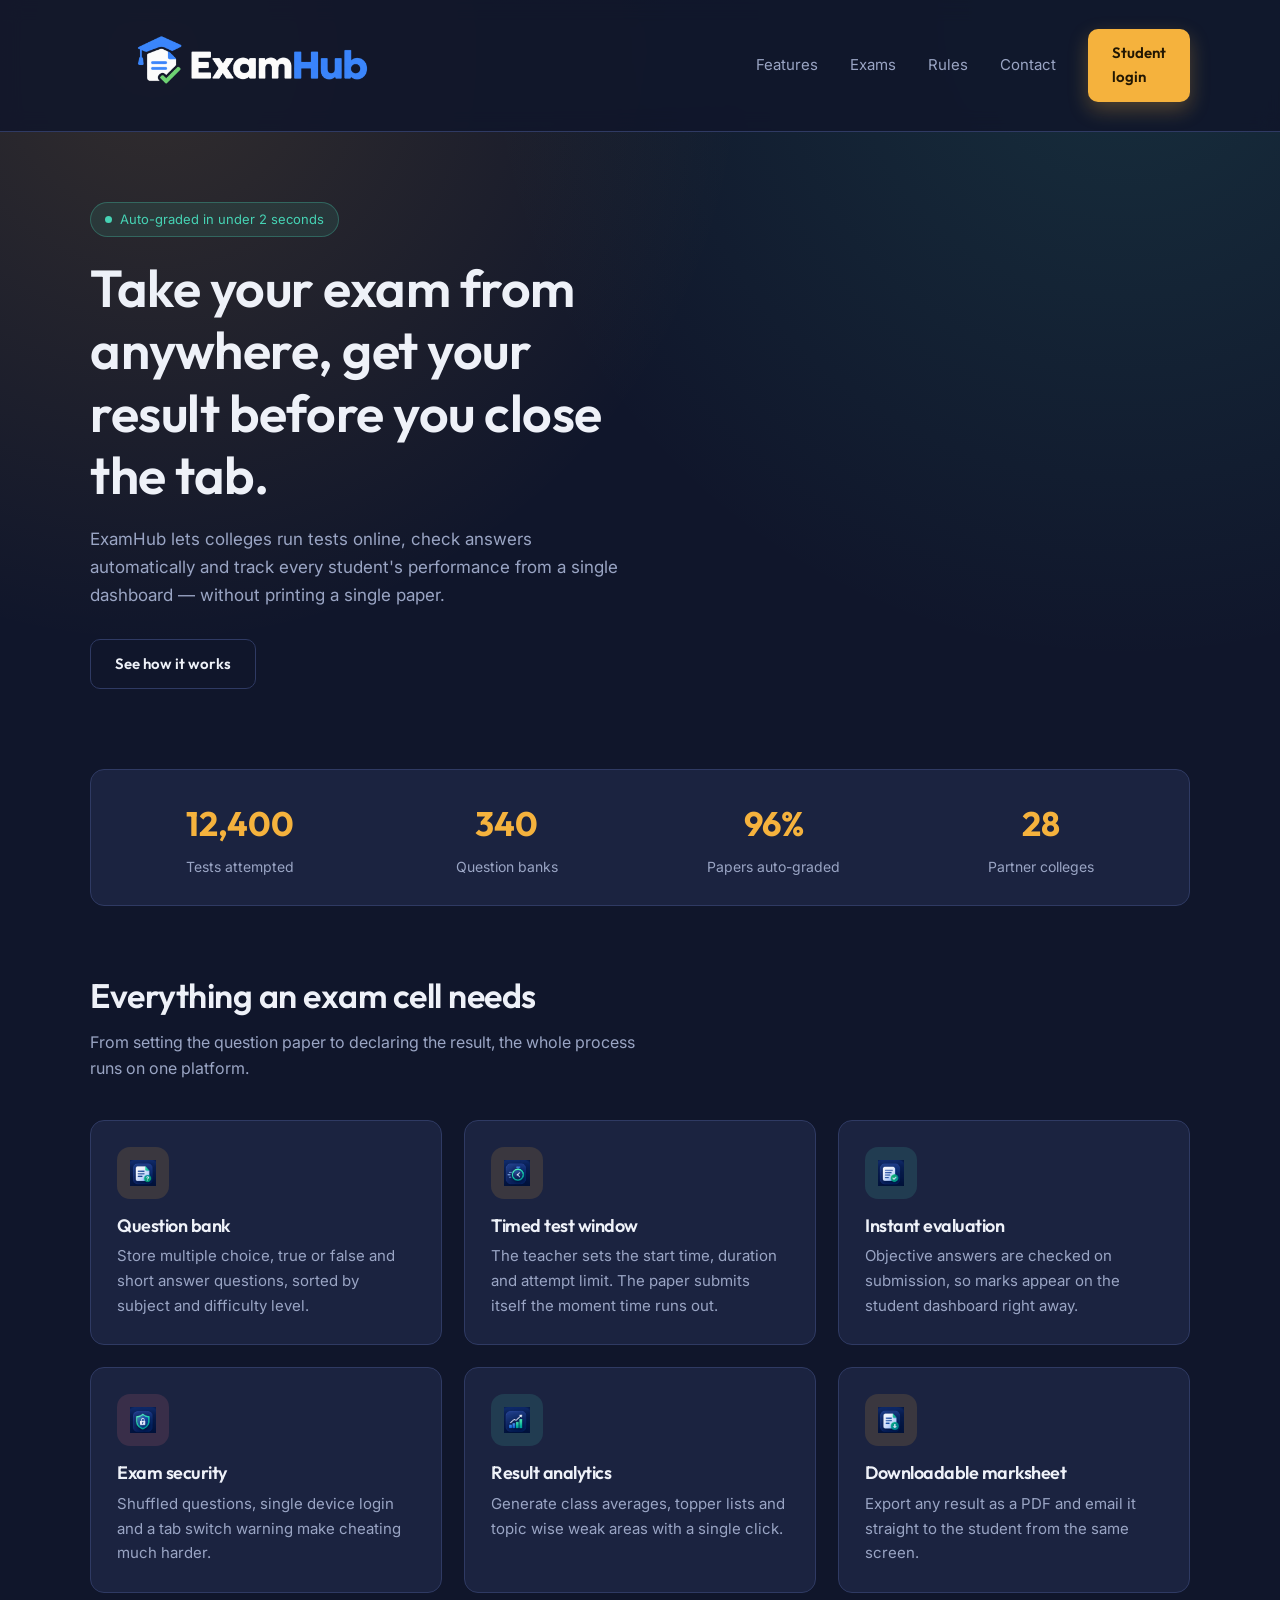
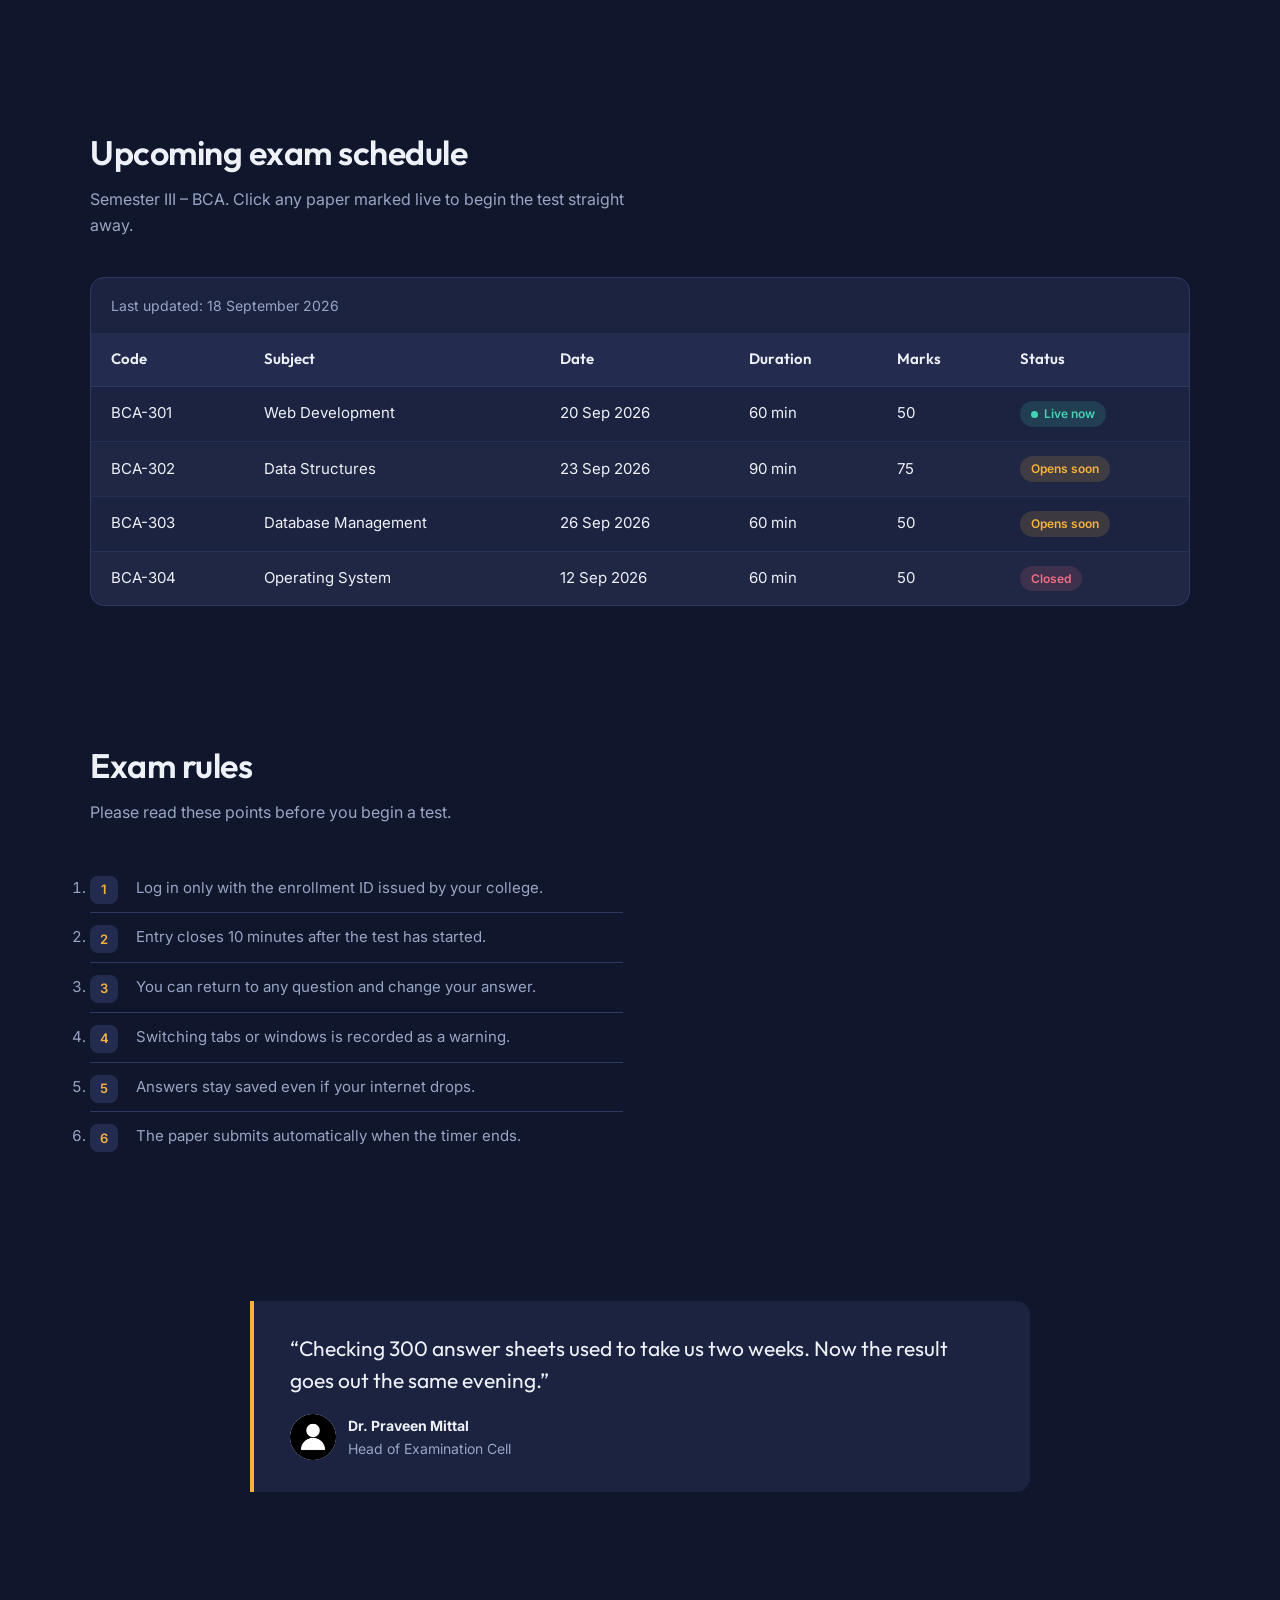
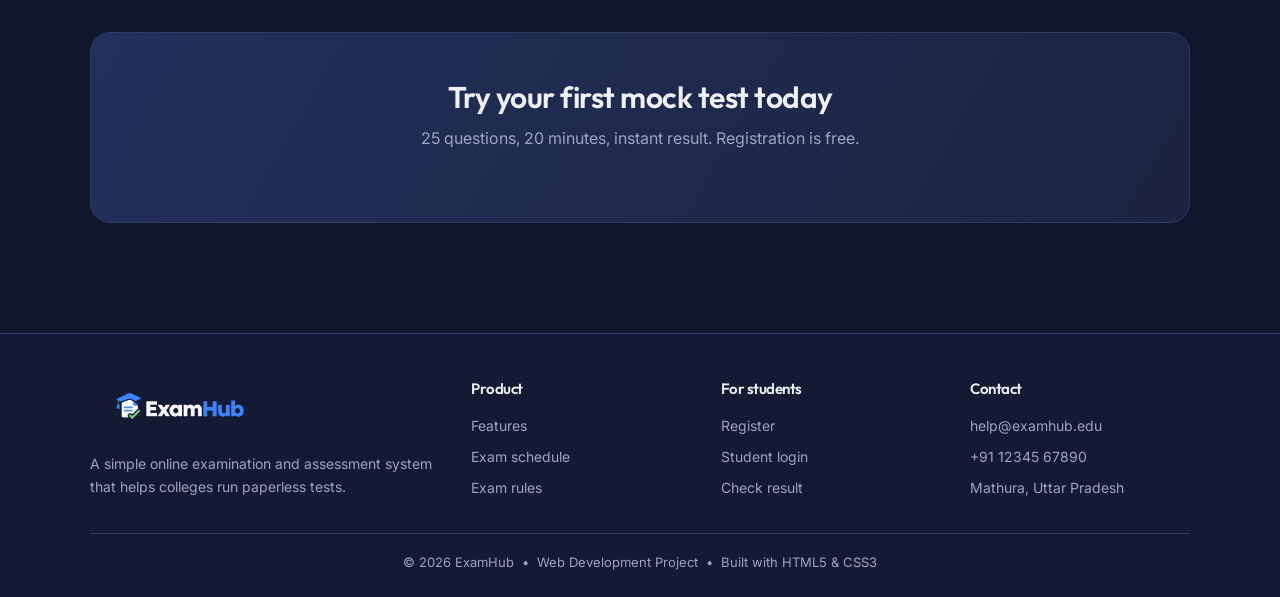
<file: index.html>
<!DOCTYPE html>
<!-- =====================================================================
     PROJECT : ExamHub - Online Examination & Assessment System
     FILE    : index.html   (structure only - all styling lives in style.css)

     FOLDER STRUCTURE
       examhub/
         |-- index.html
         |-- style.css
         |-- images/   (all SVG images)
     ===================================================================== -->
<html lang="en">

<head>
  <!-- ========== HEAD : charset, viewport, title, stylesheet link ========== -->
  <meta charset="UTF-8">
  <meta name="viewport" content="width=device-width, initial-scale=1.0">
  <meta name="description" content="ExamHub - an online examination and assessment system for colleges.">
  <meta name="author" content="Your Name - Web Development Project">
  <title>ExamHub | Online Examination &amp; Assessment System</title>

  <!-- Favicon: the small icon shown on the browser tab -->
  <link rel="icon" type="image/svg+xml" href="images/logo.svg">

  <!-- Google Fonts: Outfit for headings, Inter for body text -->
  <link rel="preconnect" href="https://fonts.googleapis.com">
  <link rel="preconnect" href="https://fonts.gstatic.com" crossorigin>
  <link href="https://fonts.googleapis.com/css2?family=Inter:wght@400;500;600&family=Outfit:wght@400;500;600;700&display=swap" rel="stylesheet">

  <!-- EXTERNAL CSS: this single line connects the HTML file to the CSS file -->
  <link rel="stylesheet" href="style.css">
</head>

<body>

  <!-- =================================================================
       1. HEADER + NAVIGATION BAR
       ================================================================= -->
  <header class="site-header">
    <div class="container">
      <nav class="nav">

        <a href="#top" class="logo">
          <img src="file_0000000034248211af6146cf04fec4cb.png" width="50%" height="50%" alt="ExamHub logo">
        </a>

        <ul class="nav-links">
          <li><a href="#features">Features</a></li>
          <li><a href="#exams">Exams</a></li>
          <li><a href="#rules">Rules</a></li>
          <li><a href="#contact">Contact</a></li>
        </ul>

        <a href="login.html" class="btn btn-primary">Student login</a>

      </nav>
    </div>
  </header>

  <main id="top">

    <!-- ===============================================================
         2. HERO SECTION : headline text + animated SVG illustration
         =============================================================== -->
    <div class="container">
      <section class="hero">

        <div class="hero-copy">
          <span class="tagline">
            <span class="live-dot"></span> Auto-graded in under 2 seconds
          </span>

          <h1>Take your exam from anywhere, get your result before you close the tab.</h1>

          <p class="lead">
            ExamHub lets colleges run tests online, check answers automatically
            and track every student's performance from a single dashboard
            &mdash; without printing a single paper.
          </p>

          <div class="hero-actions">
            <a href="#features" class="btn btn-ghost">See how it works</a>
          </div>
        </div>

        <!-- This image animates by itself (the animation is inside the SVG file) -->

      </section>
    </div>

    <!-- ===============================================================
         3. STATS STRIP
         =============================================================== -->
    <div class="container">
      <div class="stats">
        <div class="stat"><strong data-count="12400">12,400</strong><span>Tests attempted</span></div>
        <div class="stat"><strong data-count="340">340</strong><span>Question banks</span></div>
        <div class="stat"><strong data-count="96" data-suffix="%">96%</strong><span>Papers auto-graded</span></div>
        <div class="stat"><strong data-count="28">28</strong><span>Partner colleges</span></div>
      </div>
    </div>

    <!-- ===============================================================
         4. FEATURES : six cards in a CSS Grid, each with an SVG icon
         =============================================================== -->
    <section id="features">
      <div class="container">

        <div class="section-head">
          <h2>Everything an exam cell needs</h2>
          <p>From setting the question paper to declaring the result, the whole
             process runs on one platform.</p>
        </div>

        <div class="grid-3">

          <article class="card">
            <div class="card-icon"><img src="question-bank.png" alt=""></div>
            <h3>Question bank</h3>
            <p>Store multiple choice, true or false and short answer questions,
               sorted by subject and difficulty level.</p>
          </article>

          <article class="card">
            <div class="card-icon"><img src="timed-test.png" alt=""></div>
            <h3>Timed test window</h3>
            <p>The teacher sets the start time, duration and attempt limit. The
               paper submits itself the moment time runs out.</p>
          </article>

          <article class="card">
            <div class="card-icon icon-mint"><img src="instant-evaluation.png" alt=""></div>
            <h3>Instant evaluation</h3>
            <p>Objective answers are checked on submission, so marks appear on
               the student dashboard right away.</p>
          </article>

          <article class="card">
            <div class="card-icon icon-rose"><img src="exam-security.png" alt=""></div>
            <h3>Exam security</h3>
            <p>Shuffled questions, single device login and a tab switch warning
               make cheating much harder.</p>
          </article>

          <article class="card">
            <div class="card-icon icon-mint"><img src="result-analytics.png" alt=""></div>
            <h3>Result analytics</h3>
            <p>Generate class averages, topper lists and topic wise weak areas
               with a single click.</p>
          </article>

          <article class="card">
            <div class="card-icon"><img src="downloadable-marksheet.png" alt=""></div>
            <h3>Downloadable marksheet</h3>
            <p>Export any result as a PDF and email it straight to the student
               from the same screen.</p>
          </article>

        </div>
      </div>
    </section>

    <!-- ===============================================================
         5. EXAM SCHEDULE TABLE
         =============================================================== -->
    <section id="exams">
      <div class="container">

        <div class="section-head">
          <h2>Upcoming exam schedule</h2>
          <p>Semester III &ndash; BCA. Click any paper marked live to begin the
             test straight away.</p>
        </div>

        <div class="table-wrap">
          <table>
            <caption>Last updated: 18 September 2026</caption>

            <thead>
              <tr>
                <th>Code</th>
                <th>Subject</th>
                <th>Date</th>
                <th>Duration</th>
                <th>Marks</th>
                <th>Status</th>
              </tr>
            </thead>

            <tbody>
              <tr>
                <td>BCA-301</td>
                <td>Web Development</td>
                <td>20 Sep 2026</td>
                <td>60 min</td>
                <td>50</td>
                <td><span class="badge badge-live"><span class="live-dot"></span> Live now</span></td>
              </tr>
              <tr>
                <td>BCA-302</td>
                <td>Data Structures</td>
                <td>23 Sep 2026</td>
                <td>90 min</td>
                <td>75</td>
                <td><span class="badge badge-soon">Opens soon</span></td>
              </tr>
              <tr>
                <td>BCA-303</td>
                <td>Database Management</td>
                <td>26 Sep 2026</td>
                <td>60 min</td>
                <td>50</td>
                <td><span class="badge badge-soon">Opens soon</span></td>
              </tr>
              <tr>
                <td>BCA-304</td>
                <td>Operating System</td>
                <td>12 Sep 2026</td>
                <td>60 min</td>
                <td>50</td>
                <td><span class="badge badge-closed">Closed</span></td>
              </tr>
            </tbody>
          </table>
        </div>

      </div>
    </section>

    <!-- ===============================================================
         6. EXAM RULES (ordered list)
         =============================================================== -->
    <section id="rules">
      <div class="container">
        <div class="split">

          <div>
            <div class="section-head">
              <h2>Exam rules</h2>
              <p>Please read these points before you begin a test.</p>
            </div>

            <ol class="rules">
              <li>Log in only with the enrollment ID issued by your college.</li>
              <li>Entry closes 10 minutes after the test has started.</li>
              <li>You can return to any question and change your answer.</li>
              <li>Switching tabs or windows is recorded as a warning.</li>
              <li>Answers stay saved even if your internet drops.</li>
              <li>The paper submits automatically when the timer ends.</li>
            </ol>
          </div>

        </div>
      </div>
    </section>

    <!-- ===============================================================
         7. TESTIMONIAL (blockquote + avatar image)
         =============================================================== -->
    <section>
      <div class="container">
        <blockquote class="quote" cite="https://example.edu">
          <p>&ldquo;Checking 300 answer sheets used to take us two weeks. Now the
             result goes out the same evening.&rdquo;</p>
          <footer>
            <img src="24_569.jpg" alt="" width="46" height="46">
            <span>
              <strong> Dr. Praveen Mittal </strong><br>
              Head of Examination Cell
            </span>
          </footer>
        </blockquote>
      </div>
    </section>

    <!-- ===============================================================
         8. CALL TO ACTION BAND (animated gradient background)
         =============================================================== -->
    <section>
      <div class="container">
        <div class="cta-band">
          <h2>Try your first mock test today</h2>
          <p>25 questions, 20 minutes, instant result. Registration is free.</p>
        </div>
      </div>
    </section>

  </main>

  <!-- =================================================================
       9. FOOTER
       ================================================================= -->
  <footer class="site-footer" id="contact">
    <div class="container">

      <div class="foot-grid">

        <div>
          <a href="#top" class="logo">
            <img src="file_0000000034248211af6146cf04fec4cb.png" alt="ExamHub logo" width="50%" height="50%">
          </a>
          <p>A simple online examination and assessment system that helps
             colleges run paperless tests.</p>
        </div>

        <div>
          <h4>Product</h4>
          <ul>
            <li><a href="#features">Features</a></li>
            <li><a href="#exams">Exam schedule</a></li>
            <li><a href="#rules">Exam rules</a></li>
          </ul>
        </div>

        <div>
          <h4>For students</h4>
          <ul>
            <li><a href="#register">Register</a></li>
            <li><a href="#top">Student login</a></li>
            <li><a href="#top">Check result</a></li>
          </ul>
        </div>

        <div>
          <h4>Contact</h4>
          <ul>
            <li><a href="mailto:help@examhub.edu">help@examhub.edu</a></li>
            <li><a href="tel:+911234567890">+91 12345 67890</a></li>
            <li>Mathura, Uttar Pradesh</li>
          </ul>
        </div>

      </div>

      <!-- HTML entities used here: &copy; &bull; &amp; -->
      <p class="copyright">
        &copy; <span id="year">2026</span> ExamHub &nbsp;&bull;&nbsp; Web Development Project
        &nbsp;&bull;&nbsp; Built with HTML5 &amp; CSS3
      </p>

    </div>
  </footer>

  <!-- Back to top button (shown by script.js after scrolling) -->
  <button type="button" class="to-top" id="toTop" aria-label="Back to top">&uarr;</button>

  <script src="script.js" defer></script>

</body>
</html>
</file>
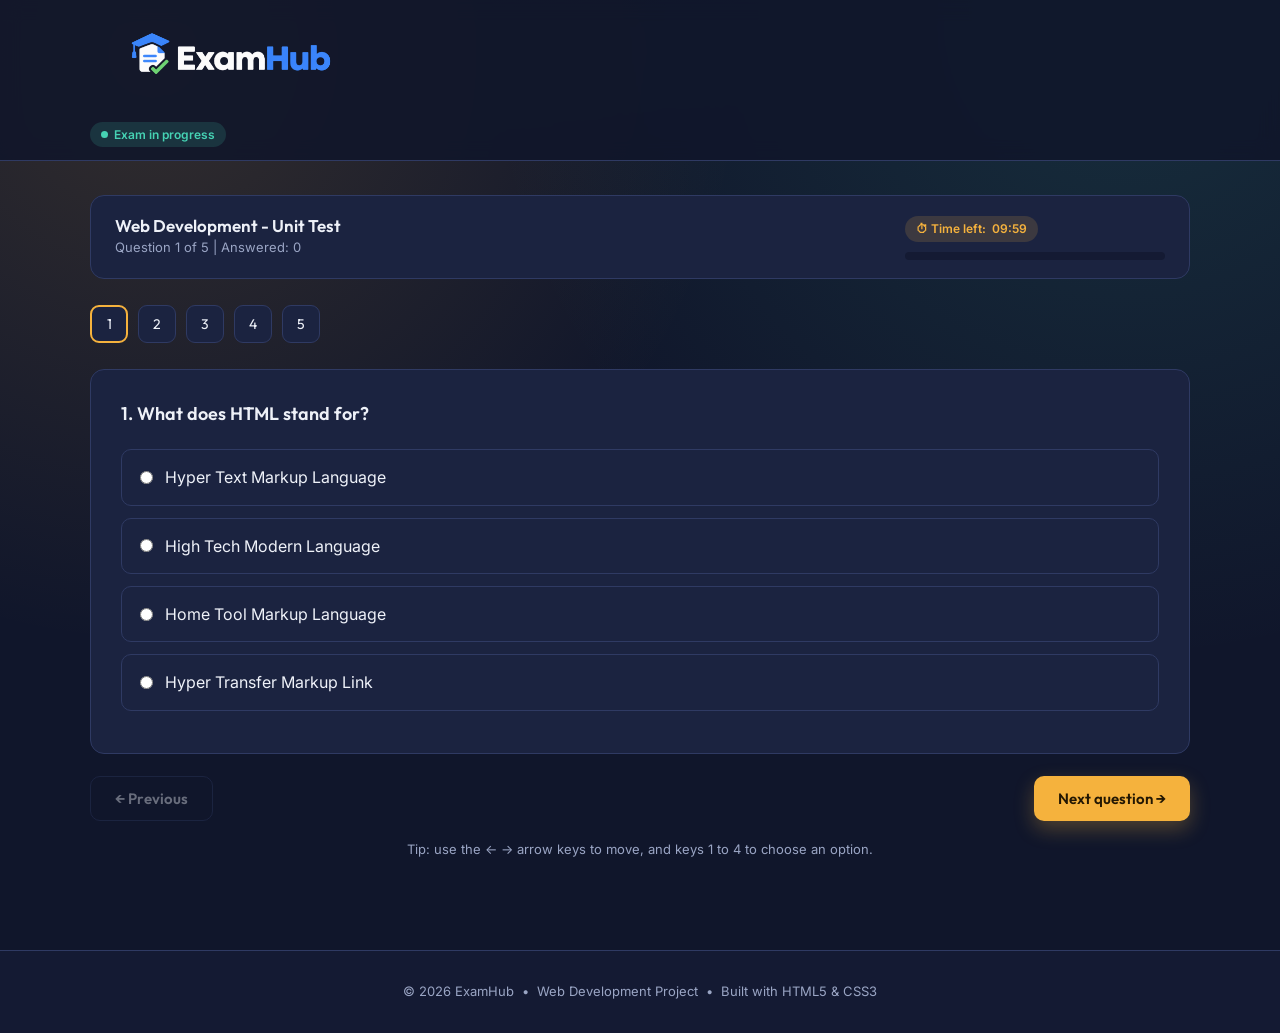
<file: exam.html>
<!DOCTYPE html>
<!-- =====================================================================
     PROJECT : ExamHub - Online Examination & Assessment System
     FILE    : exam.html
     The questions, options, timer and tracker buttons are all created by
     exam.js. This file only holds the empty containers (look for the ids).
     ===================================================================== -->
<html lang="en">

<head>
  <meta charset="UTF-8">
  <meta name="viewport" content="width=device-width, initial-scale=1.0">
  <title>Exam | ExamHub</title>
  <link rel="icon" type="image/svg+xml" href="images/logo.svg">

  <link rel="preconnect" href="https://fonts.googleapis.com">
  <link rel="preconnect" href="https://fonts.gstatic.com" crossorigin>
  <link href="https://fonts.googleapis.com/css2?family=Inter:wght@400;500;600&family=Outfit:wght@400;500;600;700&display=swap" rel="stylesheet">

  <link rel="stylesheet" href="exam.css">
</head>

<body>

  <!-- ================= HEADER (no nav links during an exam, on purpose) ================= -->
  <header class="site-header">
    <div class="container">
      <nav class="nav">
        <a href="index.html" class="logo">
          <img src="file_0000000034248211af6146cf04fec4cb.png" alt="ExamHub logo" width="25%" height="25%">
        </a>
        <span class="badge badge-live"><span class="live-dot"></span> Exam in progress</span>
      </nav>
    </div>
  </header>

  <main>
    <div class="container exam-container">

      <noscript>
        <p class="exam-warning show">Please turn on JavaScript to take this exam.</p>
      </noscript>

      <!-- ================= TOP BAR : subject, question count, timer, progress ================= -->
      <div class="exam-bar">
        <div>
          <h3 id="examTitle">Unit Test</h3>
          <p id="examMeta">Loading...</p>
        </div>
        <div class="exam-status">
          <span class="badge badge-soon" id="timerBadge">&#9201; Time left: <span id="timeLeft">10:00</span></span>
          <div class="exam-progress"><span id="progressFill" style="width: 0%;"></span></div>
        </div>
      </div>

      <!-- Tab-switch warning (shown by exam.js) -->
      <div class="exam-warning" id="warningBox" role="alert"></div>

      <!-- ================= QUESTION NUMBER BUTTONS (built by exam.js) ================= -->
      <div class="q-tracker" id="tracker"></div>

      <!-- ================= QUESTION CARD ================= -->
      <div class="question-card" id="questionCard">
        <h3 id="questionText">Loading question...</h3>
        <div id="options"></div>
      </div>

      <!-- ================= PREVIOUS / NEXT BUTTONS ================= -->
      <div class="exam-actions">
        <button type="button" class="btn btn-ghost" id="prevBtn">&larr; Previous</button>
        <button type="button" class="btn btn-primary" id="nextBtn">Next question &rarr;</button>
      </div>

      <p class="exam-hint">Tip: use the &larr; &rarr; arrow keys to move, and keys 1 to 4 to choose an option.</p>

    </div>
  </main>

  <!-- ================= FOOTER ================= -->
  <footer class="site-footer">
    <div class="container">
      <p class="copyright">
        &copy; 2026 ExamHub &nbsp;&bull;&nbsp; Web Development Project
        &nbsp;&bull;&nbsp; Built with HTML5 &amp; CSS3
      </p>
    </div>
  </footer>

  <script src="exam.js" defer></script>

</body>
</html>
</file>
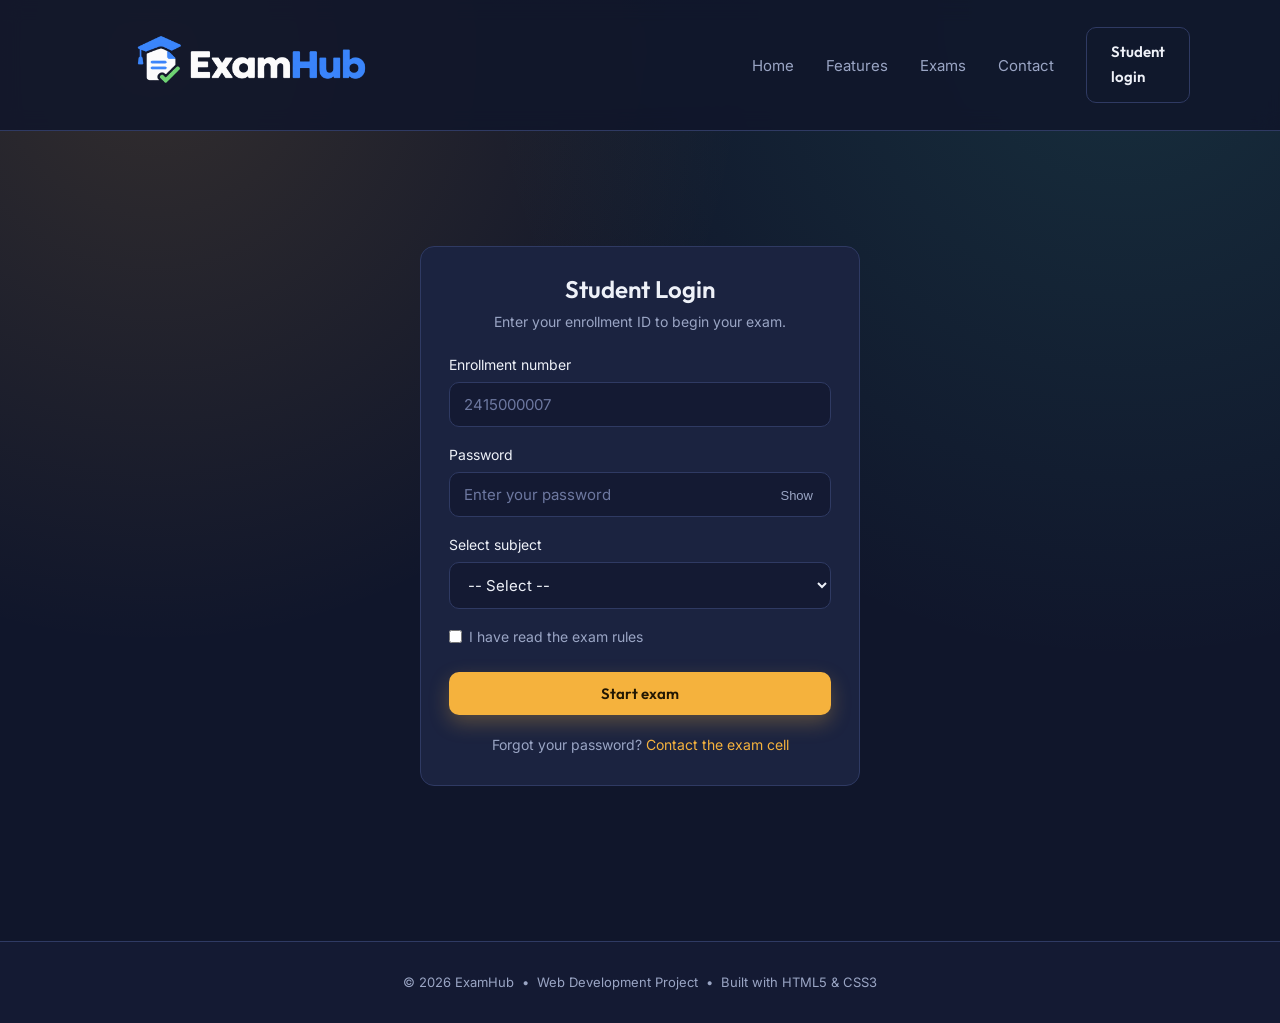
<file: login.html>
<!DOCTYPE html>
<!-- =====================================================================
     PROJECT : ExamHub - Online Examination & Assessment System
     FILE    : login.html
     Uses the same style.css as index.html, so the header, footer and
     button/form styles match the home page exactly.
     ===================================================================== -->
<html lang="en">

<head>
  <meta charset="UTF-8">
  <meta name="viewport" content="width=device-width, initial-scale=1.0">
  <meta name="description" content="Student login for the ExamHub online examination system.">
  <title>Student Login | ExamHub</title>
  <link rel="icon" type="image/svg+xml" href="images/logo.svg">

  <link rel="preconnect" href="https://fonts.googleapis.com">
  <link rel="preconnect" href="https://fonts.gstatic.com" crossorigin>
  <link href="https://fonts.googleapis.com/css2?family=Inter:wght@400;500;600&family=Outfit:wght@400;500;600;700&display=swap" rel="stylesheet">

  <link rel="stylesheet" href="login.css">
</head>
<body>

  <!-- ================= HEADER + NAVIGATION (same as index.html) ================= -->
  <header class="site-header">
    <div class="container">
      <nav class="nav">
        <a href="index.html" class="logo">
          <img src="file_0000000034248211af6146cf04fec4cb.png" alt="ExamHub logo" width="50%" height="50%">
        </a>
        <ul class="nav-links">
          <li><a href="index.html">Home</a></li>
          <li><a href="index.html#features">Features</a></li>
          <li><a href="index.html#exams">Exams</a></li>
          <li><a href="index.html#contact">Contact</a></li>
        </ul>
        <a href="login.html" class="btn btn-ghost">Student login</a>
      </nav>
    </div>
  </header>

  <!-- ================= LOGIN FORM, centered on the page ================= -->
  <main>
    <div class="container">
      <div class="auth-wrap">
        <div class="auth-box">

          <!-- .form-box is the same card style used on the home page form -->
          <div class="form-box">
            <h3>Student Login</h3>
            <p class="form-sub">Enter your enrollment ID to begin your exam.</p>

            <!-- action="exam.html" : submitting this form opens the exam page -->
            <form id="loginForm" action="exam.html" method="get" novalidate>

              <div class="field">
                <label for="roll">Enrollment number</label>
                <input type="text" id="roll" name="roll" placeholder="2415000007" required>
              </div>

              <div class="field">
                <label for="password">Password</label>
                <div class="password-wrap">
                  <input type="password" id="password" name="password" placeholder="Enter your password" required>
                  <button type="button" class="toggle-pass" id="togglePass">Show</button>
                </div>
              </div>

              <div class="field">
                <label for="subject">Select subject</label>
                <select id="subject" name="subject" required>
                  <option value="">-- Select --</option>
                  <option value="web">Web Development</option>
                  <option value="ds">Data Structures</option>
                  <option value="dbms">Database Management</option>
                  <option value="os">Operating System</option>
                </select>
              </div>

              <div class="field">
                <div class="choices">
                  <label><input type="checkbox" id="agree" required> I have read the exam rules</label>
                </div>
              </div>

              <!-- login.js shows validation errors here -->
              <p class="form-error" id="loginError" role="alert"></p>

              <button type="submit" class="btn btn-primary btn-block">Start exam</button>
            </form>

            <p class="auth-footer">Forgot your password? <a href="#">Contact the exam cell</a></p>
          </div>

        </div>
      </div>
    </div>
  </main>

  <!-- ================= FOOTER (same as index.html) ================= -->
  <footer class="site-footer">
    <div class="container">
      <p class="copyright">
        &copy; 2026 ExamHub &nbsp;&bull;&nbsp; Web Development Project
        &nbsp;&bull;&nbsp; Built with HTML5 &amp; CSS3
      </p>
    </div>
  </footer>

  <script src="login.js" defer></script>

</body>
</html>
</file>
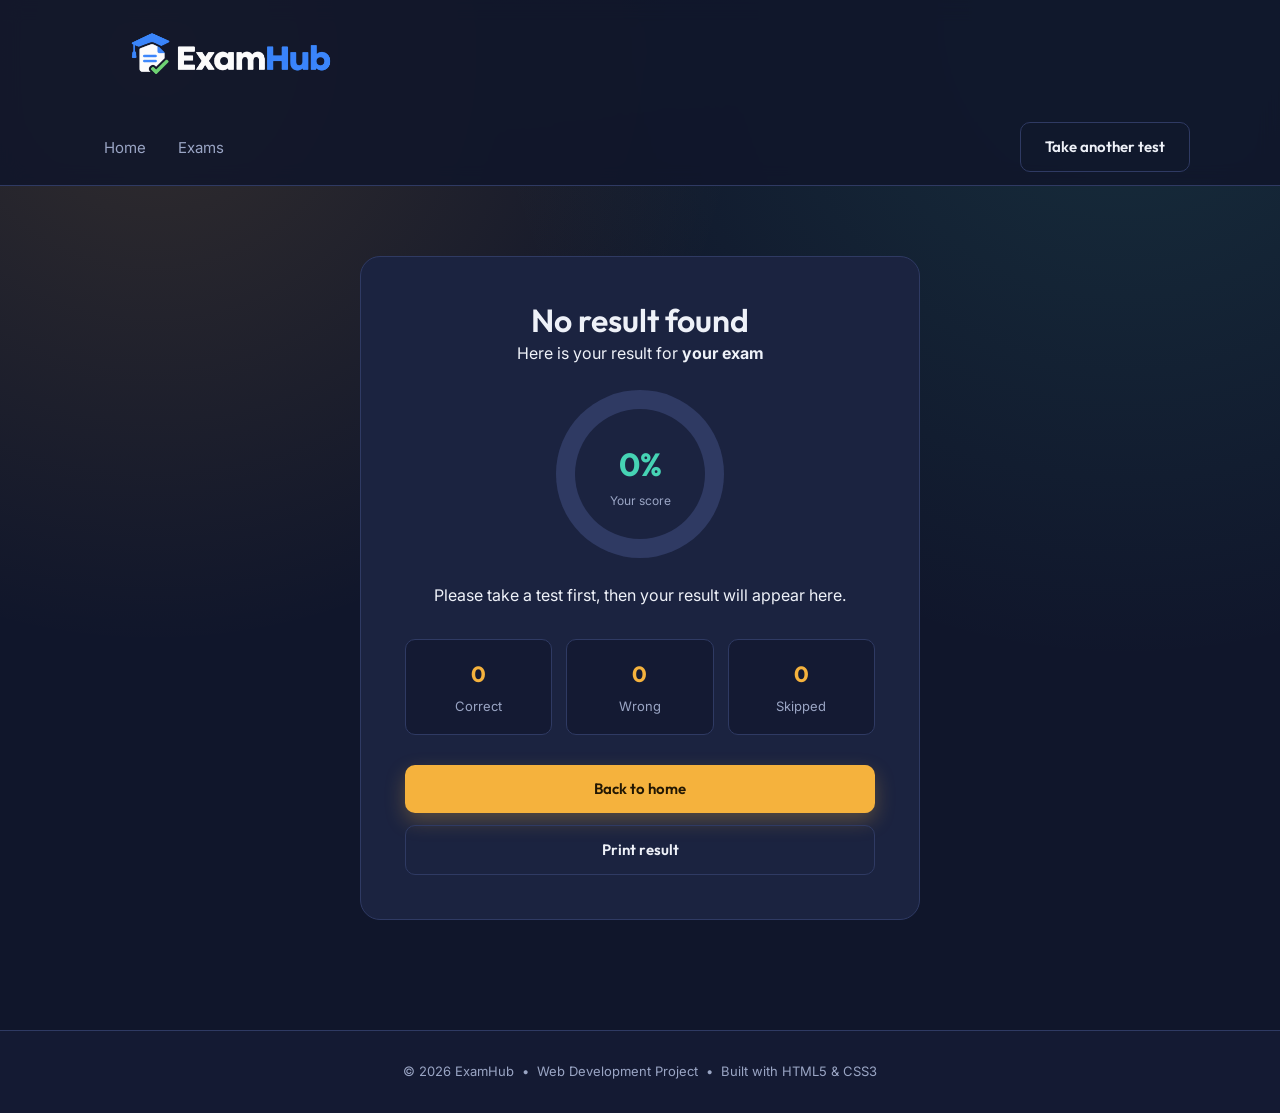
<file: result.html>
<!DOCTYPE html>
<!-- =====================================================================
     PROJECT : ExamHub - Online Examination & Assessment System
     FILE    : result.html
     The score, counts and answer review are filled in by result.js.
     ===================================================================== -->
<html lang="en">

<head>
  <meta charset="UTF-8">
  <meta name="viewport" content="width=device-width, initial-scale=1.0">
  <title>Your Result | ExamHub</title>
  <link rel="icon" type="image/svg+xml" href="images/logo.svg">

  <link rel="preconnect" href="https://fonts.googleapis.com">
  <link rel="preconnect" href="https://fonts.gstatic.com" crossorigin>
  <link href="https://fonts.googleapis.com/css2?family=Inter:wght@400;500;600&family=Outfit:wght@400;500;600;700&display=swap" rel="stylesheet">

  <link rel="stylesheet" href="result.css">
</head>

<body>

  <!-- ================= HEADER ================= -->
  <header class="site-header">
    <div class="container">
      <nav class="nav">
        <a href="index.html" class="logo">
          <img src="file_0000000034248211af6146cf04fec4cb.png" alt="ExamHub logo" width="25%" height="25%">
        </a>
        <ul class="nav-links">
          <li><a href="index.html">Home</a></li>
          <li><a href="index.html#exams">Exams</a></li>
        </ul>
        <a href="login.html" class="btn btn-ghost">Take another test</a>
      </nav>
    </div>
  </header>

  <!-- ================= RESULT CARD ================= -->
  <main>
    <div class="container">
      <div class="result-wrap">
        <div class="result-card">
          <h1 id="resultHeading">Test completed!</h1>
          <p>Here is your result for <strong id="subjectName">your exam</strong></p>
          <p class="student-line" id="studentLine"></p>

          <!-- circular ring: result.js sets the --score value, CSS draws the ring -->
          <div class="score-ring" id="scoreRing">
            <div class="score-ring-inner">
              <strong id="scorePercent">0%</strong>
              <span>Your score</span>
            </div>
          </div>

          <p class="result-message" id="resultMessage"></p>
          <p class="result-note" id="resultNote" hidden></p>

          <div class="result-stats">
            <div><strong id="correctCount">0</strong><span>Correct</span></div>
            <div><strong id="wrongCount">0</strong><span>Wrong</span></div>
            <div><strong id="skippedCount">0</strong><span>Skipped</span></div>
          </div>

          <!-- <details> opens and closes by itself, no JavaScript needed -->
          <details class="review" id="reviewBox" hidden>
            <summary>Review your answers</summary>
            <div id="reviewList"></div>
          </details>

          <div class="result-actions">
            <a href="index.html" class="btn btn-primary btn-block">Back to home</a>
            <button type="button" class="btn btn-ghost btn-block" id="printBtn">Print result</button>
          </div>

        </div>
      </div>
    </div>
  </main>

  <!-- ================= FOOTER ================= -->
  <footer class="site-footer">
    <div class="container">
      <p class="copyright">
        &copy; 2026 ExamHub &nbsp;&bull;&nbsp; Web Development Project
        &nbsp;&bull;&nbsp; Built with HTML5 &amp; CSS3
      </p>
    </div>
  </footer>

  <script src="result.js" defer></script>

</body>
</html>
</file>
<file: style.css>
/* =====================================================================
   PROJECT : ExamHub - Online Examination & Assessment System
   FILE    : style.css   (External CSS, linked from index.html)

   CONTENTS (use Ctrl+F to jump to any block):
     01. CSS Variables
     02. Reset + Box Model
     03. Typography
     04. Reusable classes (container, buttons, badges)
     05. Header / Navigation bar
     06. Hero section
     07. Stats strip
     08. Feature cards (CSS Grid)
     09. Table
     10. Rules list
     11. Form
     12. Testimonial
     13. Call to action band
     14. Footer
     15. Keyframe animations
     16. Login page
     17. Exam page
     18. Result page
     19. Media queries (responsive design)
     20. JavaScript helper styles
   ===================================================================== */


/* =====================================================================
   01. CSS VARIABLES
   Every colour used in the project is declared once here. To change the
   whole theme, edit only these values.
   ===================================================================== */
:root {
  --ink:        #10162b;   /* page background        */
  --ink-soft:   #141a33;   /* inputs, footer         */
  --panel:      #1b2340;   /* cards and panels       */
  --panel-2:    #232c4f;   /* slightly lighter panel */
  --line:       #2f3a63;   /* borders                */
  --paper:      #eef1f8;   /* main text              */
  --muted:      #9aa5c4;   /* secondary text         */

  --amber:      #f5b23d;   /* primary accent         */
  --mint:       #46d3b4;   /* success accent         */
  --rose:       #ef6f83;   /* alert accent           */

  --radius:     14px;
  --gap:        22px;
  --maxw:       1140px;
}


/* =====================================================================
   02. GLOBAL RESET + BOX MODEL
   border-box means padding and border are counted INSIDE the width.
   ===================================================================== */
* {
  margin: 0;
  padding: 0;
  box-sizing: border-box;
}

html { scroll-behavior: smooth; }   /* smooth scroll for the nav links */

body {
  font-family: 'Inter', Arial, Helvetica, sans-serif;
  background-color: var(--ink);
  /* Two soft gradient glows behind the content */
  background-image:
    radial-gradient(circle at 12% 6%,  rgba(245,178,61,.15), transparent 42%),
    radial-gradient(circle at 88% 2%,  rgba(70,211,180,.13), transparent 45%);
  background-repeat: no-repeat, no-repeat;
  background-attachment: fixed;
  color: var(--paper);
  line-height: 1.65;
  -webkit-font-smoothing: antialiased;
}

img { max-width: 100%; display: block; }
ul  { list-style: none; }
a   { color: inherit; text-decoration: none; }

/* Visible focus ring for people navigating with the keyboard */
a:focus-visible, button:focus-visible,
input:focus-visible, select:focus-visible, textarea:focus-visible {
  outline: 3px solid var(--amber);
  outline-offset: 3px;
}


/* =====================================================================
   03. TYPOGRAPHY
   ===================================================================== */
h1, h2, h3, h4 {
  font-family: 'Outfit', Arial, sans-serif;
  font-weight: 600;
  line-height: 1.2;
  letter-spacing: -0.5px;
}


/* =====================================================================
   04. REUSABLE CLASSES
   ===================================================================== */

/* Wrapper that centres the content and limits its width */
.container {
  width: 100%;
  max-width: var(--maxw);
  margin: 0 auto;
  padding: 0 20px;
}

/* ---- Buttons ---- */
.btn {
  display: inline-block;
  padding: 12px 24px;
  border: none;
  border-radius: 10px;
  font-family: 'Outfit', sans-serif;
  font-size: 15px;
  font-weight: 600;
  cursor: pointer;
  transition: transform .22s ease, box-shadow .22s ease, background .22s ease;
}
.btn-primary {
  background: var(--amber);
  color: #221703;
  box-shadow: 0 8px 20px rgba(245,178,61,.28);
}
.btn-primary:hover {
  transform: translateY(-3px);              /* CSS transform */
  box-shadow: 0 14px 28px rgba(245,178,61,.42);
}
.btn-ghost {
  background: transparent;
  color: var(--paper);
  border: 1px solid var(--line);
}
.btn-ghost:hover { background: var(--panel-2); transform: translateY(-3px); }
.btn-block { width: 100%; }

/* ---- Badges / labels ---- */
.badge {
  display: inline-flex;
  align-items: center;
  gap: 6px;
  padding: 3px 11px;
  border-radius: 20px;
  font-size: 12px;
  font-weight: 600;
}
.badge-live   { background: rgba(70,211,180,.15);  color: var(--mint); }
.badge-soon   { background: rgba(245,178,61,.15);  color: var(--amber); }
.badge-closed { background: rgba(239,111,131,.15); color: var(--rose); }

/* Blinking dot that signals a live exam */
.live-dot {
  width: 7px;
  height: 7px;
  border-radius: 50%;
  background: var(--mint);
  display: inline-block;
  animation: blink 1.6s ease-in-out infinite;
}

/* ---- Section headings ---- */
section { padding: 70px 0; }
.section-head { margin-bottom: 38px; max-width: 58ch; }
.section-head h2 { font-size: 34px; margin-bottom: 12px; }
.section-head p  { color: var(--muted); }


/* =====================================================================
   05. HEADER / NAVIGATION BAR
   position: sticky + flexbox + an underline animation on hover
   ===================================================================== */
.site-header {
  position: sticky;
  top: 0;
  z-index: 50;
  background: rgba(16,22,43,.88);
  backdrop-filter: blur(10px);
  border-bottom: 1px solid var(--line);
}

.nav {
  display: flex;
  align-items: center;
  justify-content: space-between;
  gap: 18px;
  padding: 13px 0;
}

.logo {
  display: flex;
  align-items: center;
  gap: 10px;
  font-family: 'Outfit', sans-serif;
  font-size: 21px;
  font-weight: 700;
}

.nav-links { display: flex; gap: 4px; }

.nav-links a {
  position: relative;
  display: block;
  padding: 8px 14px;
  font-size: 15px;
  color: var(--muted);
  border-radius: 8px;
  transition: color .25s ease, background .25s ease;
}
/* The underline is an ::after pseudo-element growing from 0 to full width */
.nav-links a::after {
  content: "";
  position: absolute;
  left: 14px;
  bottom: 3px;
  width: 0;
  height: 2px;
  background: var(--amber);
  transition: width .3s ease;
}
.nav-links a:hover { color: var(--paper); background: rgba(255,255,255,.05); }
.nav-links a:hover::after { width: calc(100% - 28px); }


/* =====================================================================
   06. HERO SECTION
   ===================================================================== */
.hero {
  display: grid;
  grid-template-columns: 1.02fr 0.98fr;
  align-items: center;
  gap: 40px;
  padding: 70px 0 80px;
}

.hero-copy { animation: riseIn .8s ease both; }

.tagline {
  display: inline-flex;
  align-items: center;
  gap: 8px;
  padding: 6px 14px;
  margin-bottom: 20px;
  font-size: 13px;
  color: var(--mint);
  background: rgba(70,211,180,.1);
  border: 1px solid rgba(70,211,180,.3);
  border-radius: 40px;
}

.hero h1 { font-size: 52px; margin-bottom: 18px; }

.hero .lead {
  max-width: 52ch;            /* keeps the line length comfortable to read */
  color: var(--muted);
  font-size: 17px;
  margin-bottom: 30px;
}

.hero-actions { display: flex; gap: 14px; flex-wrap: wrap; }

.hero-art { animation: riseIn .9s .15s ease both; }
.hero-art img { width: 100%; }


/* =====================================================================
   07. STATS STRIP (flexbox)
   ===================================================================== */
.stats {
  display: flex;
  flex-wrap: wrap;
  gap: var(--gap);
  padding: 26px;
  background: var(--panel);
  border: 1px solid var(--line);
  border-radius: var(--radius);
}
.stat { flex: 1 1 180px; text-align: center; }
.stat strong {
  display: block;
  font-family: 'Outfit', sans-serif;
  font-size: 34px;
  color: var(--amber);
}
.stat span { font-size: 14px; color: var(--muted); }


/* =====================================================================
   08. FEATURE CARDS (CSS Grid)
   ===================================================================== */
.grid-3 {
  display: grid;
  grid-template-columns: repeat(3, 1fr);
  gap: var(--gap);
}

.card {
  padding: 26px;
  background: var(--panel);
  border: 1px solid var(--line);
  border-radius: var(--radius);
  transition: transform .3s ease, border-color .3s ease, box-shadow .3s ease;
}
.card:hover {
  transform: translateY(-6px);
  border-color: var(--amber);
  box-shadow: 0 18px 34px rgba(0,0,0,.45);
}

.card-icon {
  width: 52px;
  height: 52px;
  margin-bottom: 16px;
  display: grid;
  place-items: center;
  border-radius: 13px;
  background: rgba(245,178,61,.14);
  transition: transform .3s ease;
}
.card-icon img { width: 26px; height: 26px; }
/* The icon tilts slightly when the card is hovered */
.card:hover .card-icon { transform: rotate(-8deg) scale(1.08); }

.icon-mint { background: rgba(70,211,180,.14); }
.icon-rose { background: rgba(239,111,131,.14); }

.card h3 { font-size: 18px; margin-bottom: 8px; }
.card p  { font-size: 15px; color: var(--muted); }


/* =====================================================================
   09. TABLE
   ===================================================================== */
.table-wrap {
  overflow-x: auto;                 /* the table scrolls sideways on mobile */
  background: var(--panel);
  border: 1px solid var(--line);
  border-radius: var(--radius);
}

table {
  width: 100%;
  min-width: 640px;
  border-collapse: collapse;
  font-size: 15px;
}

caption {
  text-align: left;
  padding: 16px 20px;
  font-size: 14px;
  color: var(--muted);
}

th, td { padding: 14px 20px; text-align: left; }

thead th {
  background: var(--panel-2);
  font-family: 'Outfit', sans-serif;
  font-weight: 600;
  border-bottom: 1px solid var(--line);
}

tbody tr { border-bottom: 1px solid rgba(47,58,99,.55); }
tbody tr:nth-child(even) { background: rgba(255,255,255,.02); }  /* pseudo-class */
tbody tr:hover { background: rgba(245,178,61,.06); }
tbody tr:last-child { border-bottom: none; }


/* =====================================================================
   10. RULES LIST (custom numbering with a CSS counter)
   ===================================================================== */
.split {
  display: grid;
  grid-template-columns: 1fr 1fr;
  gap: 34px;
  align-items: start;
}

.rules { counter-reset: rule; }

.rules li {
  counter-increment: rule;
  position: relative;
  padding: 12px 0 12px 46px;
  border-bottom: 1px solid var(--line);
  font-size: 15px;
  color: var(--muted);
  transition: color .25s ease, padding-left .25s ease;
}
.rules li::before {
  content: counter(rule);
  position: absolute;
  left: 0;
  top: 12px;
  width: 28px;
  height: 28px;
  display: grid;
  place-items: center;
  border-radius: 8px;
  background: var(--panel-2);
  color: var(--amber);
  font-size: 13px;
  font-weight: 600;
  transition: background .25s ease, color .25s ease;
}
.rules li:hover { color: var(--paper); padding-left: 52px; }
.rules li:hover::before { background: var(--amber); color: #221703; }
.rules li:last-child { border-bottom: none; }


/* =====================================================================
   11. FORM
   ===================================================================== */
.form-box {
  padding: 28px;
  background: var(--panel);
  border: 1px solid var(--line);
  border-radius: var(--radius);
}
.form-box h3 { font-size: 20px; margin-bottom: 6px; }
.form-sub { font-size: 14px; color: var(--muted); margin-bottom: 20px; }

.field { margin-bottom: 16px; }
.field label { display: block; font-size: 14px; margin-bottom: 6px; }

.field input,
.field select,
.field textarea {
  width: 100%;
  padding: 12px 14px;
  font-family: inherit;
  font-size: 15px;
  color: var(--paper);
  background: var(--ink-soft);
  border: 1px solid var(--line);
  border-radius: 10px;
  transition: border-color .25s ease, box-shadow .25s ease;
}
.field input::placeholder,
.field textarea::placeholder { color: #6d78a0; }

.field input:focus,
.field select:focus,
.field textarea:focus {
  border-color: var(--amber);
  box-shadow: 0 0 0 3px rgba(245,178,61,.18);
}

.field-row { display: flex; gap: 14px; }
.field-row .field { flex: 1; }

.choices { display: flex; gap: 18px; flex-wrap: wrap; }
.choices label {
  display: flex;
  align-items: center;
  gap: 7px;
  margin: 0;
  font-size: 14px;
  color: var(--muted);
  cursor: pointer;
}
.choices input { width: auto; accent-color: var(--amber); }


/* =====================================================================
   12. TESTIMONIAL
   ===================================================================== */
.quote {
  max-width: 780px;
  margin: 0 auto;
  padding: 32px 36px;
  background: var(--panel);
  border-left: 4px solid var(--amber);
  border-radius: 0 var(--radius) var(--radius) 0;
}
.quote p {
  font-family: 'Outfit', sans-serif;
  font-size: 21px;
  line-height: 1.5;
  margin-bottom: 18px;
}
.quote footer {
  display: flex;
  align-items: center;
  gap: 12px;
  font-size: 14px;
  color: var(--muted);
}
.quote footer img { border-radius: 50%; }
.quote footer strong { color: var(--paper); }


/* =====================================================================
   13. CALL TO ACTION BAND (animated gradient)
   ===================================================================== */
.cta-band {
  padding: 46px;
  text-align: center;
  border: 1px solid var(--line);
  border-radius: 20px;
  background: linear-gradient(120deg, #23305c, #1b2340, #2e2547, #1b2340);
  background-size: 300% 300%;
  animation: shift 14s ease infinite;    /* the gradient drifts slowly */
}
.cta-band h2 { font-size: 30px; margin-bottom: 10px; }
.cta-band p  { color: var(--muted); margin-bottom: 24px; }


/* =====================================================================
   14. FOOTER
   ===================================================================== */
.site-footer {
  margin-top: 40px;
  padding: 46px 0 24px;
  background: var(--ink-soft);
  border-top: 1px solid var(--line);
}

.foot-grid {
  display: grid;
  grid-template-columns: 1.6fr 1fr 1fr 1fr;
  gap: 30px;
  margin-bottom: 30px;
}
.foot-grid .logo { font-size: 18px; margin-bottom: 10px; }
.foot-grid h4 { font-size: 15px; margin-bottom: 12px; }
.foot-grid p,
.foot-grid li { font-size: 14px; color: var(--muted); padding: 4px 0; }
.foot-grid a { transition: color .2s ease; }
.foot-grid a:hover { color: var(--amber); }

.copyright {
  padding-top: 18px;
  border-top: 1px solid var(--line);
  font-size: 13px;
  color: var(--muted);
  text-align: center;
}


/* =====================================================================
   15. KEYFRAME ANIMATIONS
   ===================================================================== */
@keyframes riseIn {
  from { opacity: 0; transform: translateY(26px); }
  to   { opacity: 1; transform: translateY(0); }
}

@keyframes blink {
  0%, 100% { opacity: 1;  transform: scale(1); }
  50%      { opacity: .3; transform: scale(.75); }
}

@keyframes shift {
  0%, 100% { background-position: 0% 50%; }
  50%      { background-position: 100% 50%; }
}

/* used by .exam-progress span : the bar grows from 0 to its final width */
@keyframes fillBar {
  from { width: 0; }
}

/* used by .score-ring : the ring fades and scales in on the result page */
@keyframes ringIn {
  from { opacity: 0; transform: scale(.7); }
  to   { opacity: 1; transform: scale(1); }
}

/* Animations are switched off for people who prefer reduced motion */
@media (prefers-reduced-motion: reduce) {
  * { animation: none !important; transition: none !important; }
}


/* =====================================================================
   16. LOGIN PAGE
   Reuses .form-box, .field, .btn from earlier sections, plus a
   full-height centering wrapper just for this page.
   ===================================================================== */
.auth-wrap {
  min-height: calc(100vh - 138px);   /* fills the screen below header/footer */
  display: flex;
  align-items: center;
  justify-content: center;
  padding: 60px 20px;
}

.auth-box {
  width: 100%;
  max-width: 440px;
  animation: riseIn .7s ease both;
}

.auth-box .form-box h3 { font-size: 24px; text-align: center; }
.auth-box .form-sub    { text-align: center; }

.auth-footer {
  margin-top: 18px;
  text-align: center;
  font-size: 14px;
  color: var(--muted);
}
.auth-footer a { color: var(--amber); }
.auth-footer a:hover { text-decoration: underline; }


/* =====================================================================
   17. EXAM PAGE
   The question card, answer options and the question-number tracker.
   ===================================================================== */
.exam-bar {
  display: flex;
  align-items: center;
  justify-content: space-between;
  flex-wrap: wrap;
  gap: 14px;
  margin-bottom: 26px;
  padding: 18px 24px;
  background: var(--panel);
  border: 1px solid var(--line);
  border-radius: var(--radius);
}
.exam-bar h3 { font-size: 17px; }
.exam-bar p  { font-size: 13px; color: var(--muted); }

/* progress bar that fills up as questions are answered */
.exam-progress {
  height: 8px;
  margin-top: 10px;
  background: var(--ink-soft);
  border-radius: 10px;
  overflow: hidden;
}
.exam-progress span {
  display: block;
  height: 100%;
  border-radius: 10px;
  background: linear-gradient(90deg, var(--amber), var(--mint));
  animation: fillBar 1.6s ease forwards;
}

/* small numbered buttons: 1, 2, 3 ... to jump between questions */
.q-tracker {
  display: flex;
  flex-wrap: wrap;
  gap: 10px;
  margin-bottom: 26px;
}
.q-num {
  width: 38px;
  height: 38px;
  display: grid;
  place-items: center;
  font-size: 14px;
  font-family: 'Outfit', sans-serif;
  background: var(--panel);
  border: 1px solid var(--line);
  border-radius: 9px;
  transition: transform .2s ease, border-color .2s ease;
}
.q-num:hover { transform: translateY(-3px); border-color: var(--amber); }
.q-num.answered { background: var(--mint); color: #06281f; border-color: var(--mint); }
.q-num.current   { border: 2px solid var(--amber); }

.question-card {
  padding: 30px;
  margin-bottom: 22px;
  background: var(--panel);
  border: 1px solid var(--line);
  border-radius: var(--radius);
  animation: riseIn .6s ease both;
}
.question-card h3 { font-size: 18px; margin-bottom: 22px; line-height: 1.5; }

.option {
  display: flex;
  align-items: center;
  gap: 12px;
  padding: 14px 18px;
  margin-bottom: 12px;
  border: 1px solid var(--line);
  border-radius: 10px;
  cursor: pointer;
  transition: border-color .2s ease, background .2s ease, transform .15s ease;
}
.option:hover { border-color: var(--amber); transform: translateX(4px); }
.option input { width: auto; accent-color: var(--amber); }
.option.selected {
  border-color: var(--amber);
  background: rgba(245,178,61,.1);
}

.exam-actions {
  display: flex;
  justify-content: space-between;
  flex-wrap: wrap;
  gap: 12px;
}


/* =====================================================================
   18. RESULT PAGE
   A centred score card with a circular score ring and a stat grid.
   ===================================================================== */
.result-wrap {
  display: flex;
  justify-content: center;
  padding: 70px 20px;
}

.result-card {
  width: 100%;
  max-width: 560px;
  padding: 44px;
  text-align: center;
  background: var(--panel);
  border: 1px solid var(--line);
  border-radius: 20px;
  animation: riseIn .7s ease both;
}

.result-card > img { margin: 0 auto 16px; }

/* circular ring built with conic-gradient, showing the score visually */
.score-ring {
  width: 168px;
  height: 168px;
  margin: 24px auto;
  border-radius: 50%;
  display: grid;
  place-items: center;
  background: conic-gradient(var(--mint) 0% 84%, var(--line) 84% 100%);
  animation: ringIn 1.2s ease both;
}
.score-ring-inner {
  width: 130px;
  height: 130px;
  border-radius: 50%;
  background: var(--panel);
  display: flex;
  flex-direction: column;
  align-items: center;
  justify-content: center;
}
.score-ring-inner strong {
  font-family: 'Outfit', sans-serif;
  font-size: 32px;
  color: var(--mint);
}
.score-ring-inner span { font-size: 12px; color: var(--muted); }

.result-stats {
  display: grid;
  grid-template-columns: repeat(3, 1fr);
  gap: 14px;
  margin: 30px 0;
}
.result-stats div {
  padding: 16px;
  background: var(--ink-soft);
  border: 1px solid var(--line);
  border-radius: 10px;
}
.result-stats strong {
  display: block;
  font-family: 'Outfit', sans-serif;
  font-size: 22px;
  color: var(--amber);
}
.result-stats span { font-size: 13px; color: var(--muted); }


/* =====================================================================
   19. MEDIA QUERIES - RESPONSIVE DESIGN
   ===================================================================== */

/* ---------- Tablet: screens narrower than 900px ---------- */
@media (max-width: 900px) {
  .hero {
    grid-template-columns: 1fr;     /* two columns become one */
    padding: 46px 0;
  }
  .hero h1 { font-size: 40px; }
  .hero-art { order: -1; max-width: 480px; margin: 0 auto; }   /* image moves above the text, centered */

  .grid-3    { grid-template-columns: repeat(2, 1fr); }
  .split     { grid-template-columns: 1fr; }
  .foot-grid { grid-template-columns: 1fr 1fr; }

  .result-stats { grid-template-columns: 1fr; }

  /* exam bar: timer moves below the title instead of sitting beside it */
  .exam-bar { flex-direction: column; align-items: flex-start; }
  .exam-bar > div:last-child { width: 100%; min-width: 0; }
}

/* ---------- Mobile: screens narrower than 640px ---------- */
@media (max-width: 640px) {
  .nav { flex-direction: column; }
  .nav-links { flex-wrap: wrap; justify-content: center; }

  .hero h1 { font-size: 31px; }
  .section-head h2 { font-size: 26px; }

  .grid-3    { grid-template-columns: 1fr; }
  .foot-grid { grid-template-columns: 1fr; }

  .field-row { flex-direction: column; gap: 0; }
  .quote     { padding: 24px; }
  .quote p   { font-size: 18px; }
  .cta-band  { padding: 30px 20px; }
  section    { padding: 48px 0; }

  .question-card { padding: 22px; }
  .q-tracker { gap: 8px; }
  .q-num { width: 34px; height: 34px; font-size: 13px; }

  .form-box  { padding: 22px; }
  .auth-wrap { padding: 40px 16px; }

  .result-card { padding: 30px 22px; }
  .score-ring       { width: 140px; height: 140px; }
  .score-ring-inner { width: 108px; height: 108px; }
  .score-ring-inner strong { font-size: 26px; }
}

/* ---------- Small phones: screens narrower than 420px ---------- */
@media (max-width: 420px) {
  .hero h1 { font-size: 27px; }
  .hero .lead { font-size: 15px; }
  .hero-actions { flex-direction: column; }
  .hero-actions .btn { width: 100%; text-align: center; }

  .stats { flex-direction: column; }

  .option { padding: 12px 14px; font-size: 14px; }
  .result-stats strong { font-size: 19px; }
}


/* =====================================================================
   20. JAVASCRIPT HELPER STYLES  (used together with script.js)
   ===================================================================== */

/* Scroll reveal: script.js adds .reveal first, then .visible when the
   element enters the screen. The fade-in uses the riseIn keyframes. */
.reveal         { opacity: 0; }
.reveal.visible { opacity: 1; animation: riseIn .7s ease backwards; }

/* Nav link of the section currently on screen */
.nav-links a.active { color: var(--paper); }
.nav-links a.active::after { width: calc(100% - 28px); }

/* Message shown after the registration form is submitted */
.form-message {
  display: none;
  margin-top: 16px;
  padding: 12px 14px;
  font-size: 14px;
  color: var(--mint);
  background: rgba(70,211,180,.12);
  border: 1px solid rgba(70,211,180,.35);
  border-radius: 10px;
}
.form-message.show { display: block; animation: riseIn .5s ease both; }

/* Back to top button */
.to-top {
  position: fixed;
  right: 22px;
  bottom: 22px;
  z-index: 40;
  width: 44px;
  height: 44px;
  font-size: 20px;
  color: var(--amber);
  background: var(--panel);
  border: 1px solid var(--line);
  border-radius: 50%;
  cursor: pointer;
  opacity: 0;
  visibility: hidden;
  transform: translateY(10px);
  transition: opacity .3s ease, transform .3s ease, visibility .3s ease, border-color .2s ease;
}
.to-top.show  { opacity: 1; visibility: visible; transform: translateY(0); }
.to-top:hover { border-color: var(--amber); }
</file>
<file: exam.css>
/* =====================================================================
   PROJECT : ExamHub - Online Examination & Assessment System
   FILE    : exam.css   (used only by exam.html)

   Self-contained file: shared building blocks (variables, header,
   buttons, badges, footer) plus the styles specific to the exam page.

   CONTENTS:
     01. CSS Variables
     02. Reset + Box Model
     03. Typography
     04. Reusable classes (container, buttons, badges)
     05. Header / Navigation bar
     06. Footer
     07. Keyframe animations
     08. EXAM PAGE (page-specific styles)
     09. Media queries (responsive design)
     10. JavaScript helper styles
   ===================================================================== */


/* =====================================================================
   01. CSS VARIABLES
   ===================================================================== */
:root {
  --ink:        #10162b;
  --ink-soft:   #141a33;
  --panel:      #1b2340;
  --panel-2:    #232c4f;
  --line:       #2f3a63;
  --paper:      #eef1f8;
  --muted:      #9aa5c4;

  --amber:      #f5b23d;
  --mint:       #46d3b4;
  --rose:       #ef6f83;

  --radius:     14px;
  --maxw:       1140px;
}


/* =====================================================================
   02. GLOBAL RESET + BOX MODEL
   ===================================================================== */
* { margin: 0; padding: 0; box-sizing: border-box; }

html { scroll-behavior: smooth; }

body {
  font-family: 'Inter', Arial, Helvetica, sans-serif;
  background-color: var(--ink);
  background-image:
    radial-gradient(circle at 12% 6%,  rgba(245,178,61,.15), transparent 42%),
    radial-gradient(circle at 88% 2%,  rgba(70,211,180,.13), transparent 45%);
  background-repeat: no-repeat, no-repeat;
  background-attachment: fixed;
  color: var(--paper);
  line-height: 1.65;
}

img { max-width: 100%; display: block; }
ul  { list-style: none; }
a   { color: inherit; text-decoration: none; }

a:focus-visible, button:focus-visible, input:focus-visible {
  outline: 3px solid var(--amber);
  outline-offset: 3px;
}


/* =====================================================================
   03. TYPOGRAPHY
   ===================================================================== */
h1, h2, h3 {
  font-family: 'Outfit', Arial, sans-serif;
  font-weight: 600;
  line-height: 1.2;
}


/* =====================================================================
   04. REUSABLE CLASSES
   ===================================================================== */
.container {
  width: 100%;
  max-width: var(--maxw);
  margin: 0 auto;
  padding: 0 20px;
}

.btn {
  display: inline-block;
  padding: 12px 24px;
  border: none;
  border-radius: 10px;
  font-family: 'Outfit', sans-serif;
  font-size: 15px;
  font-weight: 600;
  cursor: pointer;
  transition: transform .22s ease, box-shadow .22s ease, background .22s ease;
}
.btn-primary {
  background: var(--amber);
  color: #221703;
  box-shadow: 0 8px 20px rgba(245,178,61,.28);
}
.btn-primary:hover {
  transform: translateY(-3px);
  box-shadow: 0 14px 28px rgba(245,178,61,.42);
}
.btn-ghost {
  background: transparent;
  color: var(--paper);
  border: 1px solid var(--line);
}
.btn-ghost:hover { background: var(--panel-2); transform: translateY(-3px); }

/* Badge used for the "Exam in progress" label */
.badge {
  display: inline-flex;
  align-items: center;
  gap: 6px;
  padding: 3px 11px;
  border-radius: 20px;
  font-size: 12px;
  font-weight: 600;
}
.badge-live { background: rgba(70,211,180,.15); color: var(--mint); }
.badge-soon { background: rgba(245,178,61,.15); color: var(--amber); }

.live-dot {
  width: 7px;
  height: 7px;
  border-radius: 50%;
  background: var(--mint);
  display: inline-block;
  animation: blink 1.6s ease-in-out infinite;
}


/* =====================================================================
   05. HEADER / NAVIGATION BAR
   ===================================================================== */
.site-header {
  position: sticky;
  top: 0;
  z-index: 50;
  background: rgba(16,22,43,.88);
  backdrop-filter: blur(10px);
  border-bottom: 1px solid var(--line);
}

.nav {
  display: flex;
  align-items: center;
  justify-content: space-between;
  gap: 18px;
  padding: 13px 0;
  flex-wrap: wrap;
}

.logo {
  display: flex;
  align-items: center;
  gap: 10px;
  font-family: 'Outfit', sans-serif;
  font-size: 21px;
  font-weight: 700;
}


/* =====================================================================
   06. FOOTER
   ===================================================================== */
.site-footer {
  margin-top: 40px;
  padding: 30px 0;
  background: var(--ink-soft);
  border-top: 1px solid var(--line);
}
.copyright {
  font-size: 13px;
  color: var(--muted);
  text-align: center;
}


/* =====================================================================
   07. KEYFRAME ANIMATIONS
   ===================================================================== */
@keyframes riseIn {
  from { opacity: 0; transform: translateY(26px); }
  to   { opacity: 1; transform: translateY(0); }
}

@keyframes blink {
  0%, 100% { opacity: 1;  transform: scale(1); }
  50%      { opacity: .3; transform: scale(.75); }
}

/* used by .exam-progress span : the bar grows from 0 to its final width */
@keyframes fillBar {
  from { width: 0; }
}

@media (prefers-reduced-motion: reduce) {
  * { animation: none !important; transition: none !important; }
}


/* =====================================================================
   08. EXAM PAGE (page-specific styles)
   ===================================================================== */

/* Top bar: subject name, question count, timer and progress bar */
.exam-bar {
  display: flex;
  align-items: center;
  justify-content: space-between;
  flex-wrap: wrap;
  gap: 14px;
  margin: 34px 0 26px;
  padding: 18px 24px;
  background: var(--panel);
  border: 1px solid var(--line);
  border-radius: var(--radius);
}
.exam-bar h3 { font-size: 17px; }
.exam-bar p  { font-size: 13px; color: var(--muted); }

.exam-progress {
  height: 8px;
  margin-top: 10px;
  background: var(--ink-soft);
  border-radius: 10px;
  overflow: hidden;
}
.exam-progress span {
  display: block;
  height: 100%;
  border-radius: 10px;
  background: linear-gradient(90deg, var(--amber), var(--mint));
  animation: fillBar 1.6s ease forwards;
}

/* Small numbered buttons: 1, 2, 3 ... to jump between questions */
.q-tracker {
  display: flex;
  flex-wrap: wrap;
  gap: 10px;
  margin-bottom: 26px;
}
.q-num {
  width: 38px;
  height: 38px;
  display: grid;
  place-items: center;
  font-size: 14px;
  font-family: 'Outfit', sans-serif;
  background: var(--panel);
  border: 1px solid var(--line);
  border-radius: 9px;
  transition: transform .2s ease, border-color .2s ease;
}
.q-num:hover { transform: translateY(-3px); border-color: var(--amber); }
.q-num.answered { background: var(--mint); color: #06281f; border-color: var(--mint); }
.q-num.current   { border: 2px solid var(--amber); }

/* The question card */
.question-card {
  padding: 30px;
  margin-bottom: 22px;
  background: var(--panel);
  border: 1px solid var(--line);
  border-radius: var(--radius);
  animation: riseIn .6s ease both;
}
.question-card h3 { font-size: 18px; margin-bottom: 22px; line-height: 1.5; }

/* Each answer option */
.option {
  display: flex;
  align-items: center;
  gap: 12px;
  padding: 14px 18px;
  margin-bottom: 12px;
  border: 1px solid var(--line);
  border-radius: 10px;
  cursor: pointer;
  transition: border-color .2s ease, background .2s ease, transform .15s ease;
}
.option:hover { border-color: var(--amber); transform: translateX(4px); }
.option input { width: auto; accent-color: var(--amber); }
.option.selected {
  border-color: var(--amber);
  background: rgba(245,178,61,.1);
}

.exam-actions {
  display: flex;
  justify-content: space-between;
  flex-wrap: wrap;
  gap: 12px;
}


/* =====================================================================
   09. MEDIA QUERIES - RESPONSIVE DESIGN
   ===================================================================== */

/* Tablet: screens narrower than 900px */
@media (max-width: 900px) {
  .exam-bar { flex-direction: column; align-items: flex-start; }
  .exam-bar > div:last-child { width: 100%; }
}

/* Mobile: screens narrower than 640px */
@media (max-width: 640px) {
  .question-card { padding: 22px; }
  .q-tracker { gap: 8px; }
  .q-num { width: 34px; height: 34px; font-size: 13px; }
}

/* Small phones: screens narrower than 420px */
@media (max-width: 420px) {
  .option { padding: 12px 14px; font-size: 14px; }
}


/* =====================================================================
   10. JAVASCRIPT HELPER STYLES  (used together with exam.js)
   ===================================================================== */
.exam-container { padding-bottom: 50px; }

/* Timer + progress bar block inside the top bar */
.exam-status { width: 100%; max-width: 260px; }

/* The progress bar now grows smoothly each time a question is answered */
.exam-progress span { transition: width .4s ease; }

/* Timer badge turns red in the last minute */
.badge-danger { background: rgba(239,111,131,.15); color: var(--rose); }

/* The question numbers are <button> elements, so reset their default look */
button.q-num { color: var(--paper); cursor: pointer; }
button.q-num.answered { color: #06281f; }

/* Tab-switch warning banner */
.exam-warning {
  display: none;
  margin-bottom: 18px;
  padding: 12px 16px;
  font-size: 14px;
  color: var(--rose);
  background: rgba(239,111,131,.1);
  border: 1px solid rgba(239,111,131,.35);
  border-radius: 10px;
}
.exam-warning.show { display: block; animation: riseIn .4s ease both; }

/* Disabled Previous button on the first question */
.btn[disabled] { opacity: .4; cursor: not-allowed; transform: none; box-shadow: none; }

.exam-hint {
  margin-top: 18px;
  font-size: 13px;
  color: var(--muted);
  text-align: center;
}
</file>
<file: login.css>
/* =====================================================================
   PROJECT : ExamHub - Online Examination & Assessment System
   FILE    : login.css   (used only by login.html)

   This file is self-contained: it has its own copy of the shared
   building blocks (variables, header, buttons, footer) plus the
   styles that are specific to the login page.

   CONTENTS:
     01. CSS Variables
     02. Reset + Box Model
     03. Typography
     04. Reusable classes (container, buttons)
     05. Header / Navigation bar
     06. Footer
     07. Keyframe animation
     08. LOGIN PAGE (page-specific styles)
     09. Media queries (responsive design)
     10. JavaScript helper styles
   ===================================================================== */


/* =====================================================================
   01. CSS VARIABLES
   ===================================================================== */
:root {
  --ink:        #10162b;
  --ink-soft:   #141a33;
  --panel:      #1b2340;
  --panel-2:    #232c4f;
  --line:       #2f3a63;
  --paper:      #eef1f8;
  --muted:      #9aa5c4;

  --amber:      #f5b23d;
  --mint:       #46d3b4;
  --rose:       #ef6f83;

  --radius:     14px;
  --maxw:       1140px;
}


/* =====================================================================
   02. GLOBAL RESET + BOX MODEL
   ===================================================================== */
* { margin: 0; padding: 0; box-sizing: border-box; }

html { scroll-behavior: smooth; }

body {
  font-family: 'Inter', Arial, Helvetica, sans-serif;
  background-color: var(--ink);
  background-image:
    radial-gradient(circle at 12% 6%,  rgba(245,178,61,.15), transparent 42%),
    radial-gradient(circle at 88% 2%,  rgba(70,211,180,.13), transparent 45%);
  background-repeat: no-repeat, no-repeat;
  background-attachment: fixed;
  color: var(--paper);
  line-height: 1.65;
}

img { max-width: 100%; display: block; }
ul  { list-style: none; }
a   { color: inherit; text-decoration: none; }

a:focus-visible, button:focus-visible,
input:focus-visible, select:focus-visible {
  outline: 3px solid var(--amber);
  outline-offset: 3px;
}


/* =====================================================================
   03. TYPOGRAPHY
   ===================================================================== */
h1, h2, h3 {
  font-family: 'Outfit', Arial, sans-serif;
  font-weight: 600;
  line-height: 1.2;
}


/* =====================================================================
   04. REUSABLE CLASSES
   ===================================================================== */
.container {
  width: 100%;
  max-width: var(--maxw);
  margin: 0 auto;
  padding: 0 20px;
}

.btn {
  display: inline-block;
  padding: 12px 24px;
  border: none;
  border-radius: 10px;
  font-family: 'Outfit', sans-serif;
  font-size: 15px;
  font-weight: 600;
  cursor: pointer;
  transition: transform .22s ease, box-shadow .22s ease, background .22s ease;
}
.btn-primary {
  background: var(--amber);
  color: #221703;
  box-shadow: 0 8px 20px rgba(245,178,61,.28);
}
.btn-primary:hover {
  transform: translateY(-3px);
  box-shadow: 0 14px 28px rgba(245,178,61,.42);
}
.btn-ghost {
  background: transparent;
  color: var(--paper);
  border: 1px solid var(--line);
}
.btn-ghost:hover { background: var(--panel-2); transform: translateY(-3px); }
.btn-block { width: 100%; }


/* =====================================================================
   05. HEADER / NAVIGATION BAR
   ===================================================================== */
.site-header {
  position: sticky;
  top: 0;
  z-index: 50;
  background: rgba(16,22,43,.88);
  backdrop-filter: blur(10px);
  border-bottom: 1px solid var(--line);
}

.nav {
  display: flex;
  align-items: center;
  justify-content: space-between;
  gap: 18px;
  padding: 13px 0;
}

.logo {
  display: flex;
  align-items: center;
  gap: 10px;
  font-family: 'Outfit', sans-serif;
  font-size: 21px;
  font-weight: 700;
}

.nav-links { display: flex; gap: 4px; }
.nav-links a {
  padding: 8px 14px;
  font-size: 15px;
  color: var(--muted);
  border-radius: 8px;
  transition: color .25s ease, background .25s ease;
}
.nav-links a:hover { color: var(--paper); background: rgba(255,255,255,.05); }


/* =====================================================================
   06. FOOTER
   ===================================================================== */
.site-footer {
  margin-top: 40px;
  padding: 30px 0;
  background: var(--ink-soft);
  border-top: 1px solid var(--line);
}
.copyright {
  font-size: 13px;
  color: var(--muted);
  text-align: center;
}


/* =====================================================================
   07. KEYFRAME ANIMATION
   ===================================================================== */
@keyframes riseIn {
  from { opacity: 0; transform: translateY(26px); }
  to   { opacity: 1; transform: translateY(0); }
}

@media (prefers-reduced-motion: reduce) {
  * { animation: none !important; transition: none !important; }
}


/* =====================================================================
   08. LOGIN PAGE (page-specific styles)
   ===================================================================== */

/* Wrapper that centers the login card in the middle of the screen */
.auth-wrap {
  min-height: calc(100vh - 130px);
  display: flex;
  align-items: center;
  justify-content: center;
  padding: 60px 20px;
}

.auth-box {
  width: 100%;
  max-width: 440px;
  animation: riseIn .7s ease both;
}

/* The login card itself */
.form-box {
  padding: 28px;
  background: var(--panel);
  border: 1px solid var(--line);
  border-radius: var(--radius);
}
.form-box h3 { font-size: 24px; text-align: center; margin-bottom: 6px; }
.form-sub { font-size: 14px; color: var(--muted); text-align: center; margin-bottom: 20px; }

/* Form fields */
.field { margin-bottom: 16px; }
.field label { display: block; font-size: 14px; margin-bottom: 6px; }

.field input,
.field select {
  width: 100%;
  padding: 12px 14px;
  font-family: inherit;
  font-size: 15px;
  color: var(--paper);
  background: var(--ink-soft);
  border: 1px solid var(--line);
  border-radius: 10px;
  transition: border-color .25s ease, box-shadow .25s ease;
}
.field input::placeholder { color: #6d78a0; }
.field input:focus,
.field select:focus {
  border-color: var(--amber);
  box-shadow: 0 0 0 3px rgba(245,178,61,.18);
}

.choices { display: flex; gap: 18px; flex-wrap: wrap; margin-bottom: 18px; }
.choices label {
  display: flex;
  align-items: center;
  gap: 7px;
  font-size: 14px;
  color: var(--muted);
  cursor: pointer;
}
.choices input { width: auto; accent-color: var(--amber); }

.auth-footer {
  margin-top: 18px;
  text-align: center;
  font-size: 14px;
  color: var(--muted);
}
.auth-footer a { color: var(--amber); }
.auth-footer a:hover { text-decoration: underline; }


/* =====================================================================
   09. MEDIA QUERIES - RESPONSIVE DESIGN
   ===================================================================== */

/* Tablet: screens narrower than 900px */
@media (max-width: 900px) {
  .auth-box { max-width: 400px; }
}

/* Mobile: screens narrower than 640px */
@media (max-width: 640px) {
  .nav { flex-direction: column; }
  .form-box  { padding: 22px; }
  .auth-wrap { padding: 40px 16px; }
}

/* Small phones: screens narrower than 420px */
@media (max-width: 420px) {
  .form-box h3 { font-size: 20px; }
}


/* =====================================================================
   10. JAVASCRIPT HELPER STYLES  (used together with login.js)
   ===================================================================== */

/* Error message above the Start button */
.form-error {
  display: none;
  margin-bottom: 14px;
  padding: 10px 14px;
  font-size: 14px;
  color: var(--rose);
  background: rgba(239,111,131,.1);
  border: 1px solid rgba(239,111,131,.35);
  border-radius: 10px;
}
.form-error.show { display: block; }

/* Red border on the field that has a problem */
.field input.invalid,
.field select.invalid { border-color: var(--rose); }

/* Show / Hide password button sits inside the input */
.password-wrap { position: relative; }
.password-wrap input { padding-right: 68px; }
.toggle-pass {
  position: absolute;
  right: 10px;
  top: 50%;
  transform: translateY(-50%);
  padding: 4px 8px;
  font-size: 13px;
  color: var(--muted);
  background: none;
  border: none;
  cursor: pointer;
}
.toggle-pass:hover { color: var(--amber); }

/* Shake animation when the login fails */
.auth-box.shake { animation: shake .4s ease; }
@keyframes shake {
  0%, 100% { transform: translateX(0); }
  20%      { transform: translateX(-8px); }
  40%      { transform: translateX(8px); }
  60%      { transform: translateX(-5px); }
  80%      { transform: translateX(5px); }
}
</file>
<file: result.css>
/* =====================================================================
   PROJECT : ExamHub - Online Examination & Assessment System
   FILE    : result.css   (used only by result.html)

   Self-contained file: shared building blocks (variables, header,
   buttons, footer) plus the styles specific to the result page.

   CONTENTS:
     01. CSS Variables
     02. Reset + Box Model
     03. Typography
     04. Reusable classes (container, buttons)
     05. Header / Navigation bar
     06. Footer
     07. Keyframe animation
     08. RESULT PAGE (page-specific styles)
     09. Media queries (responsive design)
     10. JavaScript helper styles + print
   ===================================================================== */


/* =====================================================================
   01. CSS VARIABLES
   ===================================================================== */
:root {
  --ink:        #10162b;
  --ink-soft:   #141a33;
  --panel:      #1b2340;
  --panel-2:    #232c4f;
  --line:       #2f3a63;
  --paper:      #eef1f8;
  --muted:      #9aa5c4;

  --amber:      #f5b23d;
  --mint:       #46d3b4;
  --rose:       #ef6f83;

  --radius:     14px;
  --maxw:       1140px;
}


/* =====================================================================
   02. GLOBAL RESET + BOX MODEL
   ===================================================================== */
* { margin: 0; padding: 0; box-sizing: border-box; }

html { scroll-behavior: smooth; }

body {
  font-family: 'Inter', Arial, Helvetica, sans-serif;
  background-color: var(--ink);
  background-image:
    radial-gradient(circle at 12% 6%,  rgba(245,178,61,.15), transparent 42%),
    radial-gradient(circle at 88% 2%,  rgba(70,211,180,.13), transparent 45%);
  background-repeat: no-repeat, no-repeat;
  background-attachment: fixed;
  color: var(--paper);
  line-height: 1.65;
}

img { max-width: 100%; display: block; }
ul  { list-style: none; }
a   { color: inherit; text-decoration: none; }

a:focus-visible, button:focus-visible {
  outline: 3px solid var(--amber);
  outline-offset: 3px;
}


/* =====================================================================
   03. TYPOGRAPHY
   ===================================================================== */
h1, h2, h3 {
  font-family: 'Outfit', Arial, sans-serif;
  font-weight: 600;
  line-height: 1.2;
}


/* =====================================================================
   04. REUSABLE CLASSES
   ===================================================================== */
.container {
  width: 100%;
  max-width: var(--maxw);
  margin: 0 auto;
  padding: 0 20px;
}

.btn {
  display: inline-block;
  padding: 12px 24px;
  border: none;
  border-radius: 10px;
  font-family: 'Outfit', sans-serif;
  font-size: 15px;
  font-weight: 600;
  cursor: pointer;
  transition: transform .22s ease, box-shadow .22s ease, background .22s ease;
}
.btn-primary {
  background: var(--amber);
  color: #221703;
  box-shadow: 0 8px 20px rgba(245,178,61,.28);
}
.btn-primary:hover {
  transform: translateY(-3px);
  box-shadow: 0 14px 28px rgba(245,178,61,.42);
}
.btn-ghost {
  background: transparent;
  color: var(--paper);
  border: 1px solid var(--line);
}
.btn-ghost:hover { background: var(--panel-2); transform: translateY(-3px); }
.btn-block { width: 100%; }


/* =====================================================================
   05. HEADER / NAVIGATION BAR
   ===================================================================== */
.site-header {
  position: sticky;
  top: 0;
  z-index: 50;
  background: rgba(16,22,43,.88);
  backdrop-filter: blur(10px);
  border-bottom: 1px solid var(--line);
}

.nav {
  display: flex;
  align-items: center;
  justify-content: space-between;
  gap: 18px;
  padding: 13px 0;
  flex-wrap: wrap;
}

.logo {
  display: flex;
  align-items: center;
  gap: 10px;
  font-family: 'Outfit', sans-serif;
  font-size: 21px;
  font-weight: 700;
}

.nav-links { display: flex; gap: 4px; }
.nav-links a {
  padding: 8px 14px;
  font-size: 15px;
  color: var(--muted);
  border-radius: 8px;
  transition: color .25s ease, background .25s ease;
}
.nav-links a:hover { color: var(--paper); background: rgba(255,255,255,.05); }


/* =====================================================================
   06. FOOTER
   ===================================================================== */
.site-footer {
  margin-top: 40px;
  padding: 30px 0;
  background: var(--ink-soft);
  border-top: 1px solid var(--line);
}
.copyright {
  font-size: 13px;
  color: var(--muted);
  text-align: center;
}


/* =====================================================================
   07. KEYFRAME ANIMATIONS
   ===================================================================== */
@keyframes riseIn {
  from { opacity: 0; transform: translateY(26px); }
  to   { opacity: 1; transform: translateY(0); }
}

/* used by .score-ring : the ring fades and scales in on load */
@keyframes ringIn {
  from { opacity: 0; transform: scale(.7); }
  to   { opacity: 1; transform: scale(1); }
}

@media (prefers-reduced-motion: reduce) {
  * { animation: none !important; transition: none !important; }
}


/* =====================================================================
   08. RESULT PAGE (page-specific styles)
   ===================================================================== */
.result-wrap {
  display: flex;
  justify-content: center;
  padding: 70px 20px;
}

.result-card {
  width: 100%;
  max-width: 560px;
  padding: 44px;
  text-align: center;
  background: var(--panel);
  border: 1px solid var(--line);
  border-radius: 20px;
  animation: riseIn .7s ease both;
}

.result-card > img { margin: 0 auto 16px; }

/* Circular ring built with a CSS conic-gradient (no image used) */
.score-ring {
  width: 168px;
  height: 168px;
  margin: 24px auto;
  border-radius: 50%;
  display: grid;
  place-items: center;
  --ring: var(--mint);   /* colour of the ring, result.js changes it if the student failed */
  --score: 0;            /* 0 to 100, result.js animates this value */
  background: conic-gradient(var(--ring) calc(var(--score) * 1%), var(--line) 0);
  animation: ringIn 1.2s ease both;
}
.score-ring-inner {
  width: 130px;
  height: 130px;
  border-radius: 50%;
  background: var(--panel);
  display: flex;
  flex-direction: column;
  align-items: center;
  justify-content: center;
}
.score-ring-inner strong {
  font-family: 'Outfit', sans-serif;
  font-size: 32px;
  color: var(--ring);
}
.score-ring-inner span { font-size: 12px; color: var(--muted); }

.result-stats {
  display: grid;
  grid-template-columns: repeat(3, 1fr);
  gap: 14px;
  margin: 30px 0;
}
.result-stats div {
  padding: 16px;
  background: var(--ink-soft);
  border: 1px solid var(--line);
  border-radius: 10px;
}
.result-stats strong {
  display: block;
  font-family: 'Outfit', sans-serif;
  font-size: 22px;
  color: var(--amber);
}
.result-stats span { font-size: 13px; color: var(--muted); }


/* =====================================================================
   09. MEDIA QUERIES - RESPONSIVE DESIGN
   ===================================================================== */

/* Tablet: screens narrower than 900px */
@media (max-width: 900px) {
  .result-stats { grid-template-columns: 1fr; }
}

/* Mobile: screens narrower than 640px */
@media (max-width: 640px) {
  .nav { flex-direction: column; }
  .result-card { padding: 30px 22px; }
  .score-ring       { width: 140px; height: 140px; }
  .score-ring-inner { width: 108px; height: 108px; }
  .score-ring-inner strong { font-size: 26px; }
}

/* Small phones: screens narrower than 420px */
@media (max-width: 420px) {
  .result-stats strong { font-size: 19px; }
}


/* =====================================================================
   10. JAVASCRIPT HELPER STYLES + PRINT  (used together with result.js)
   ===================================================================== */
.student-line   { font-size: 13px; color: var(--muted); }
.result-message { margin-bottom: 6px; }
.result-note    { margin-top: 8px; font-size: 13px; color: var(--amber); }

/* "Review your answers" - a <details> element that opens and closes by itself */
.review { margin: 0 0 26px; text-align: left; }
.review summary {
  padding: 12px 16px;
  font-family: 'Outfit', sans-serif;
  font-weight: 600;
  text-align: center;
  background: var(--ink-soft);
  border: 1px solid var(--line);
  border-radius: 10px;
  cursor: pointer;
  transition: border-color .2s ease;
}
.review summary:hover { border-color: var(--amber); }
.review[open] summary { margin-bottom: 12px; }

.review-item {
  padding: 12px 14px;
  margin-bottom: 8px;
  font-size: 14px;
  background: var(--ink-soft);
  border: 1px solid var(--line);
  border-left: 4px solid var(--line);
  border-radius: 10px;
}
.review-item small   { display: block; color: var(--muted); }
.review-item.right   { border-left-color: var(--mint); }
.review-item.wrong   { border-left-color: var(--rose); }
.review-item.skipped { border-left-color: var(--amber); }

.result-actions { display: grid; gap: 12px; }

/* Print: white page, no header / footer / buttons */
@media print {
  :root { --ink: #fff; --panel: #fff; --ink-soft: #f3f3f3; --line: #999; --paper: #000; --muted: #444; }
  body { background: #fff; }
  .site-header, .site-footer, .result-actions { display: none; }
  .result-card { border: 1px solid #999; animation: none; }
  .review { display: block; }
}

/* Make the <button> and the <a> in the actions area exactly the same height */
.result-actions .btn { line-height: 1.6; text-align: center; }
</file>
